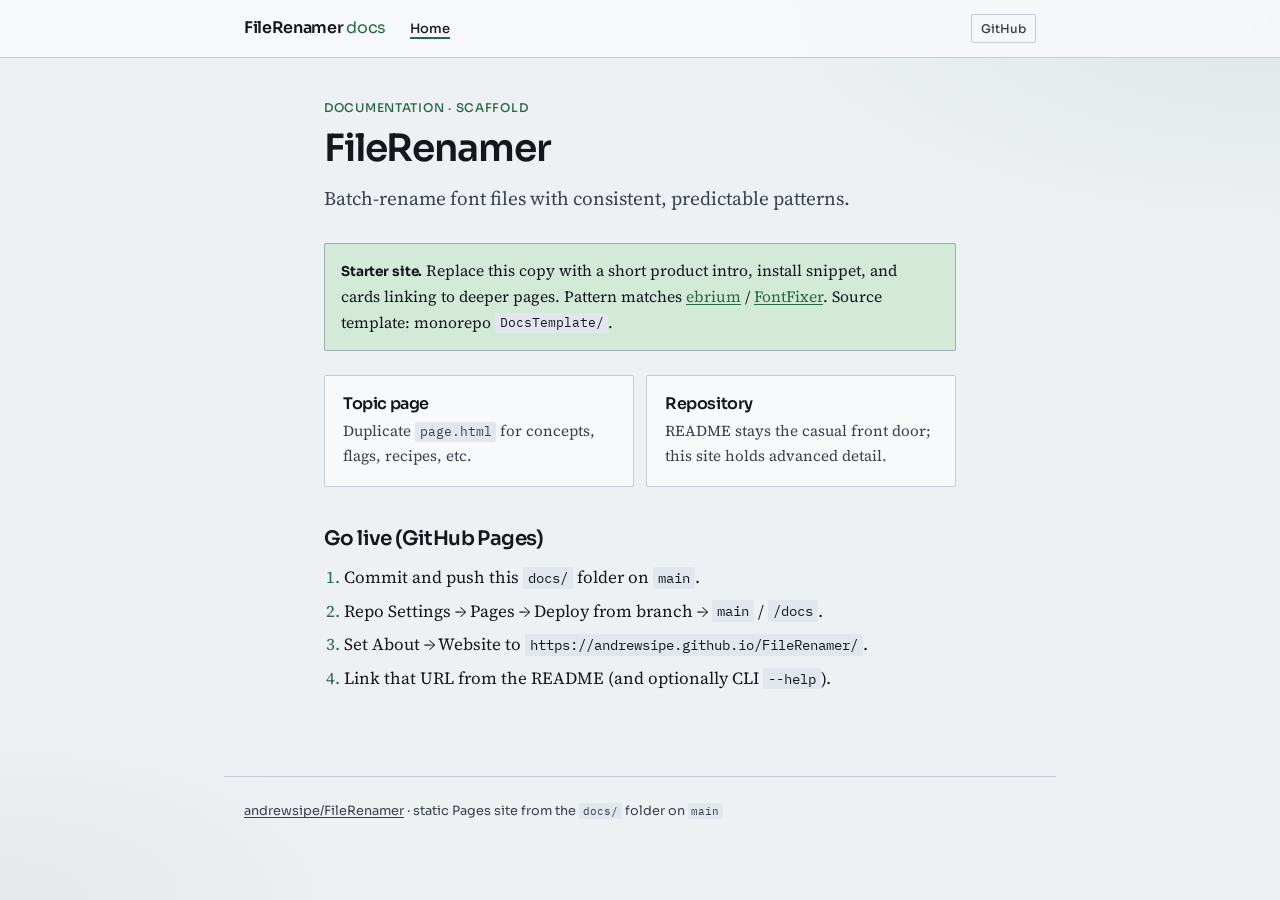
<file: docs/index.html>
<!DOCTYPE html>
<html lang="en">
<head>
  <meta charset="utf-8" />
  <meta name="viewport" content="width=device-width, initial-scale=1" />
  <title>FileRenamer docs</title>
  <meta name="description" content="Batch-rename font files with consistent, predictable patterns." />
  <link rel="preconnect" href="https://fonts.googleapis.com" />
  <link rel="preconnect" href="https://fonts.gstatic.com" crossorigin />
  <link href="https://fonts.googleapis.com/css2?family=IBM+Plex+Mono:wght@400;500&family=Sora:wght@400;500;600&family=Source+Serif+4:opsz,wght@8..60,400;8..60,600&display=swap" rel="stylesheet" />
  <link rel="stylesheet" href="styles.css" />
</head>
<body>
  <header class="site-header">
    <div class="site-header-inner">
      <a class="brand" href="index.html">FileRenamer <span>docs</span></a>
      <nav class="nav" aria-label="Primary">
        <a href="index.html" aria-current="page">Home</a>
        <!-- Add pages as you write them, e.g. concepts.html, flags.html -->
      </nav>
      <a class="github-link" href="https://github.com/andrewsipe/FileRenamer">GitHub</a>
    </div>
  </header>

  <main>
    <p class="meta">Documentation · scaffold</p>
    <h1>FileRenamer</h1>
    <p class="lede">Batch-rename font files with consistent, predictable patterns.</p>

    <div class="callout">
      <strong>Starter site.</strong> Replace this copy with a short product intro,
      install snippet, and cards linking to deeper pages. Pattern matches
      <a href="https://andrewsipe.github.io/ebrium/">ebrium</a> /
      <a href="https://andrewsipe.github.io/FontFixer/">FontFixer</a>.
      Source template: monorepo <code>DocsTemplate/</code>.
    </div>

    <div class="card-grid">
      <a class="card" href="page.html">
        <h2>Topic page</h2>
        <p>Duplicate <code>page.html</code> for concepts, flags, recipes, etc.</p>
      </a>
      <a class="card" href="https://github.com/andrewsipe/FileRenamer">
        <h2>Repository</h2>
        <p>README stays the casual front door; this site holds advanced detail.</p>
      </a>
    </div>

    <h2>Go live (GitHub Pages)</h2>
    <ol>
      <li>Commit and push this <code>docs/</code> folder on <code>main</code>.</li>
      <li>Repo Settings → Pages → Deploy from branch → <code>main</code> / <code>/docs</code>.</li>
      <li>Set About → Website to <code>https://andrewsipe.github.io/FileRenamer/</code>.</li>
      <li>Link that URL from the README (and optionally CLI <code>--help</code>).</li>
    </ol>
  </main>

  <footer class="site-footer">
    <a href="https://github.com/andrewsipe/FileRenamer">andrewsipe/FileRenamer</a>
    · static Pages site from the <code>docs/</code> folder on <code>main</code>
  </footer>
</body>
</html>
</file>
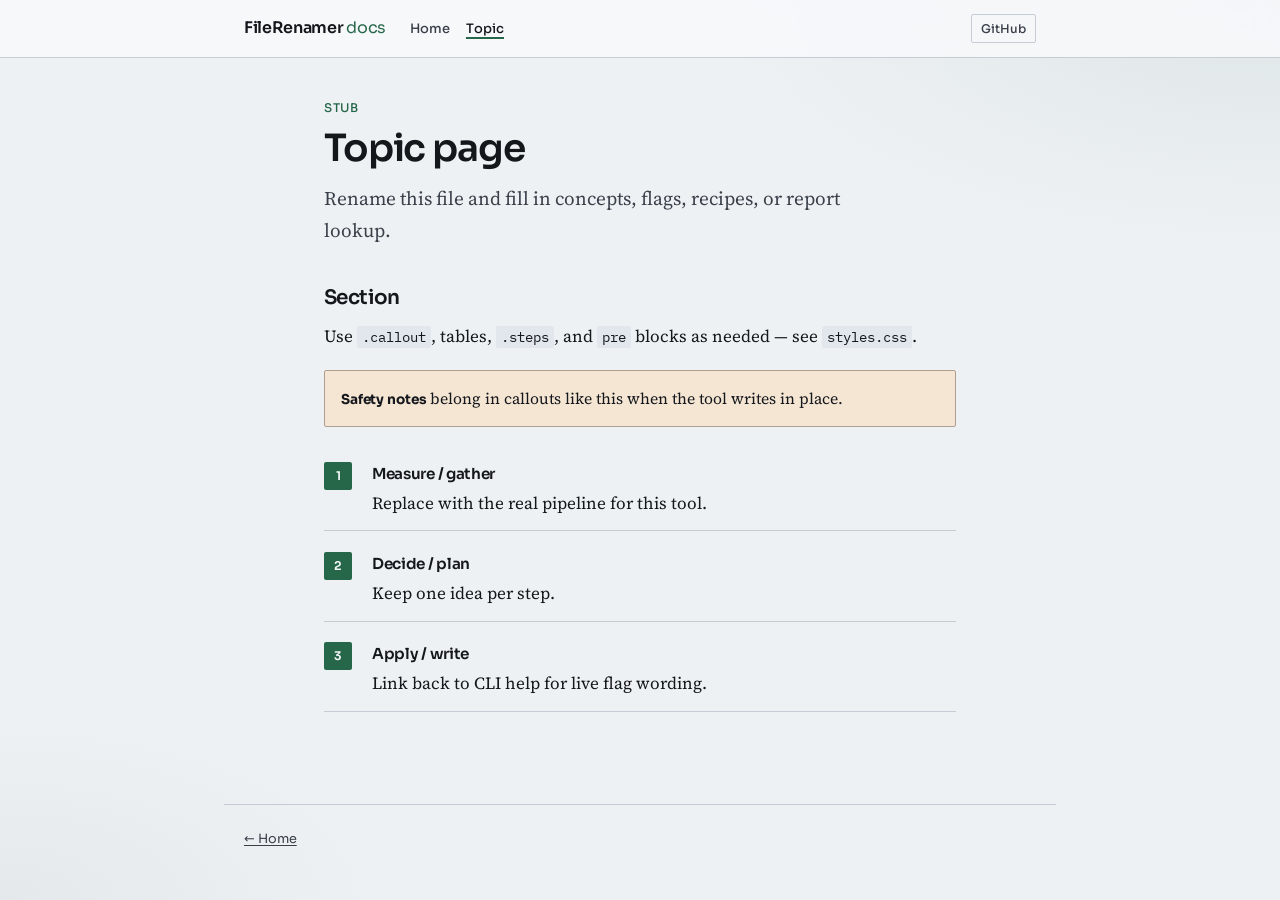
<file: docs/page.html>
<!DOCTYPE html>
<html lang="en">
<head>
  <meta charset="utf-8" />
  <meta name="viewport" content="width=device-width, initial-scale=1" />
  <title>Topic · FileRenamer</title>
  <link rel="preconnect" href="https://fonts.googleapis.com" />
  <link rel="preconnect" href="https://fonts.gstatic.com" crossorigin />
  <link href="https://fonts.googleapis.com/css2?family=IBM+Plex+Mono:wght@400;500&family=Sora:wght@400;500;600&family=Source+Serif+4:opsz,wght@8..60,400;8..60,600&display=swap" rel="stylesheet" />
  <link rel="stylesheet" href="styles.css" />
</head>
<body>
  <header class="site-header">
    <div class="site-header-inner">
      <a class="brand" href="index.html">FileRenamer <span>docs</span></a>
      <nav class="nav" aria-label="Primary">
        <a href="index.html">Home</a>
        <a href="page.html" aria-current="page">Topic</a>
      </nav>
      <a class="github-link" href="https://github.com/andrewsipe/FileRenamer">GitHub</a>
    </div>
  </header>

  <main>
    <p class="meta">Stub</p>
    <h1>Topic page</h1>
    <p class="lede">Rename this file and fill in concepts, flags, recipes, or report lookup.</p>

    <h2>Section</h2>
    <p>Use <code>.callout</code>, tables, <code>.steps</code>, and <code>pre</code> blocks as needed — see <code>styles.css</code>.</p>

    <div class="callout warn">
      <strong>Safety notes</strong> belong in callouts like this when the tool writes in place.
    </div>

    <ol class="steps">
      <li>
        <span class="term">Measure / gather</span>
        Replace with the real pipeline for this tool.
      </li>
      <li>
        <span class="term">Decide / plan</span>
        Keep one idea per step.
      </li>
      <li>
        <span class="term">Apply / write</span>
        Link back to CLI help for live flag wording.
      </li>
    </ol>
  </main>

  <footer class="site-footer">
    <a href="index.html">← Home</a>
  </footer>
</body>
</html>
</file>
<file: docs/styles.css>
/* Good Font Scripts — shared product docs stylesheet.
   Customize the four theme tokens below per product; leave the rest alone. */

:root {
  /* —— theme (edit these) —— */
  --accent: #276749;
  --accent-soft: #d3ead9;
  --accent-rgb: 39, 103, 73; /* R, G, B for the hero glow */

  /* —— shared chrome —— */
  --ink: #14171c;
  --ink-soft: #3a404a;
  --paper: #eef1f4;
  --paper-raised: #f7f9fb;
  --rule: #c5ccd6;
  --rule-strong: #8b95a5;
  --warn: #8a4b12;
  --warn-bg: #f5e6d4;
  --code-bg: #e2e7ed;
  --mono: "IBM Plex Mono", ui-monospace, monospace;
  --sans: "Sora", system-ui, sans-serif;
  --serif: "Source Serif 4", Georgia, serif;
  --max: 42rem;
  --wide: 52rem;
}

*,
*::before,
*::after {
  box-sizing: border-box;
}

html {
  scroll-behavior: smooth;
}

body {
  margin: 0;
  min-height: 100vh;
  color: var(--ink);
  background:
    radial-gradient(
      ellipse 80% 50% at 100% 0%,
      rgba(var(--accent-rgb), 0.08),
      transparent 55%
    ),
    radial-gradient(
      ellipse 60% 40% at 0% 100%,
      rgba(20, 23, 28, 0.04),
      transparent 50%
    ),
    var(--paper);
  font-family: var(--serif);
  font-size: 1.0625rem;
  line-height: 1.65;
  -webkit-font-smoothing: antialiased;
}

a {
  color: var(--accent);
  text-underline-offset: 0.15em;
}

a:hover {
  color: var(--ink);
}

.site-header {
  position: sticky;
  top: 0;
  z-index: 20;
  border-bottom: 1px solid var(--rule);
  background: color-mix(in srgb, var(--paper-raised) 88%, transparent);
  backdrop-filter: blur(10px);
}

.site-header-inner {
  max-width: var(--wide);
  margin: 0 auto;
  padding: 0.85rem 1.25rem;
  display: flex;
  flex-wrap: wrap;
  align-items: baseline;
  gap: 0.75rem 1.5rem;
}

.brand {
  font-family: var(--sans);
  font-weight: 600;
  font-size: 1rem;
  letter-spacing: -0.02em;
  color: var(--ink);
  text-decoration: none;
}

.brand span {
  color: var(--accent);
  font-weight: 400;
}

.nav {
  display: flex;
  flex-wrap: wrap;
  gap: 0.35rem 1rem;
  font-family: var(--sans);
  font-size: 0.8125rem;
  font-weight: 500;
  letter-spacing: 0.01em;
}

.nav a {
  color: var(--ink-soft);
  text-decoration: none;
}

.nav a:hover,
.nav a[aria-current="page"] {
  color: var(--ink);
}

.nav a[aria-current="page"] {
  box-shadow: inset 0 -2px 0 var(--accent);
}

.github-link {
  margin-left: auto;
  font-family: var(--sans);
  font-size: 0.75rem;
  font-weight: 500;
  color: var(--ink-soft);
  text-decoration: none;
  border: 1px solid var(--rule);
  padding: 0.25rem 0.55rem;
  border-radius: 2px;
}

.github-link:hover {
  border-color: var(--ink);
  color: var(--ink);
}

main {
  max-width: var(--max);
  margin: 0 auto;
  padding: 2.5rem 1.25rem 4rem;
}

main.wide {
  max-width: var(--wide);
}

h1,
h2,
h3 {
  font-family: var(--sans);
  font-weight: 600;
  letter-spacing: -0.03em;
  line-height: 1.2;
  color: var(--ink);
}

h1 {
  font-size: clamp(1.85rem, 4vw, 2.35rem);
  margin: 0 0 0.75rem;
}

h2 {
  font-size: 1.25rem;
  margin: 2.5rem 0 0.75rem;
  padding-top: 0.5rem;
  border-top: 1px solid var(--rule);
}

h2:first-of-type {
  border-top: none;
  padding-top: 0;
}

h3 {
  font-size: 1.05rem;
  margin: 1.75rem 0 0.5rem;
}

.lede {
  font-size: 1.2rem;
  color: var(--ink-soft);
  margin: 0 0 1.75rem;
  max-width: 36rem;
}

.meta {
  font-family: var(--sans);
  font-size: 0.75rem;
  font-weight: 500;
  letter-spacing: 0.06em;
  text-transform: uppercase;
  color: var(--accent);
  margin: 0 0 0.5rem;
}

p {
  margin: 0 0 1rem;
}

ul,
ol {
  margin: 0 0 1.25rem;
  padding-left: 1.25rem;
}

li {
  margin-bottom: 0.35rem;
}

li::marker {
  color: var(--accent);
}

.card-grid {
  display: grid;
  gap: 0.75rem;
  margin: 1.5rem 0 2rem;
}

@media (min-width: 640px) {
  .card-grid {
    grid-template-columns: 1fr 1fr;
  }
}

.card {
  display: block;
  padding: 1.1rem 1.15rem;
  background: var(--paper-raised);
  border: 1px solid var(--rule);
  border-radius: 2px;
  text-decoration: none;
  color: inherit;
  transition: border-color 0.15s ease, transform 0.15s ease;
}

.card:hover {
  border-color: var(--accent);
  transform: translateY(-1px);
  color: inherit;
}

.card h2 {
  font-size: 1rem;
  margin: 0 0 0.35rem;
  border: none;
  padding: 0;
}

.card p {
  margin: 0;
  font-size: 0.95rem;
  color: var(--ink-soft);
}

.callout {
  margin: 1.25rem 0;
  padding: 0.9rem 1rem;
  background: var(--accent-soft);
  border: 1px solid color-mix(in srgb, var(--accent) 28%, var(--rule));
  border-radius: 2px;
  font-size: 0.98rem;
}

.callout.warn {
  background: var(--warn-bg);
  border-color: color-mix(in srgb, var(--warn) 35%, var(--rule));
}

.callout strong {
  font-family: var(--sans);
  font-size: 0.85rem;
  letter-spacing: -0.01em;
}

code,
kbd {
  font-family: var(--mono);
  font-size: 0.84em;
  background: var(--code-bg);
  padding: 0.1em 0.35em;
  border-radius: 2px;
}

pre {
  margin: 1rem 0 1.5rem;
  padding: 1rem 1.1rem;
  overflow-x: auto;
  background: var(--ink);
  color: #e8ecef;
  border-radius: 2px;
  font-family: var(--mono);
  font-size: 0.8rem;
  line-height: 1.55;
}

pre code {
  background: none;
  padding: 0;
  color: inherit;
  font-size: inherit;
}

table {
  width: 100%;
  border-collapse: collapse;
  margin: 1rem 0 1.5rem;
  font-size: 0.95rem;
}

th,
td {
  text-align: left;
  vertical-align: top;
  padding: 0.55rem 0.65rem;
  border-bottom: 1px solid var(--rule);
}

th {
  font-family: var(--sans);
  font-size: 0.72rem;
  font-weight: 600;
  letter-spacing: 0.04em;
  text-transform: uppercase;
  color: var(--ink-soft);
  border-bottom-color: var(--rule-strong);
}

td code {
  white-space: nowrap;
}

.term {
  font-family: var(--sans);
  font-weight: 600;
  font-size: 0.95rem;
  letter-spacing: -0.02em;
}

.site-footer {
  max-width: var(--wide);
  margin: 0 auto;
  padding: 1.5rem 1.25rem 2.5rem;
  border-top: 1px solid var(--rule);
  font-family: var(--sans);
  font-size: 0.8rem;
  color: var(--ink-soft);
}

.site-footer a {
  color: var(--ink-soft);
}

.steps {
  counter-reset: step;
  list-style: none;
  padding: 0;
  margin: 1.25rem 0 1.75rem;
}

.steps li {
  counter-increment: step;
  position: relative;
  padding: 0.85rem 0 0.85rem 3rem;
  border-bottom: 1px solid var(--rule);
}

.steps li::before {
  content: counter(step);
  position: absolute;
  left: 0;
  top: 0.95rem;
  width: 1.75rem;
  height: 1.75rem;
  display: flex;
  align-items: center;
  justify-content: center;
  font-family: var(--sans);
  font-size: 0.75rem;
  font-weight: 600;
  color: var(--paper-raised);
  background: var(--accent);
  border-radius: 2px;
}

.steps .term {
  display: block;
  margin-bottom: 0.2rem;
}

.report-sample {
  font-family: var(--mono);
  font-size: 0.78rem;
  line-height: 1.6;
  background: var(--ink);
  color: #c8d0d8;
  padding: 1.1rem 1.2rem;
  border-radius: 2px;
  overflow-x: auto;
  margin: 1rem 0 1.5rem;
  white-space: pre;
}

.report-sample .hi {
  color: #7ec8c3;
}

.report-sample .warn-line {
  color: #e0a86a;
}

.report-sample .ok {
  color: #8fbc8f;
}
</file>
